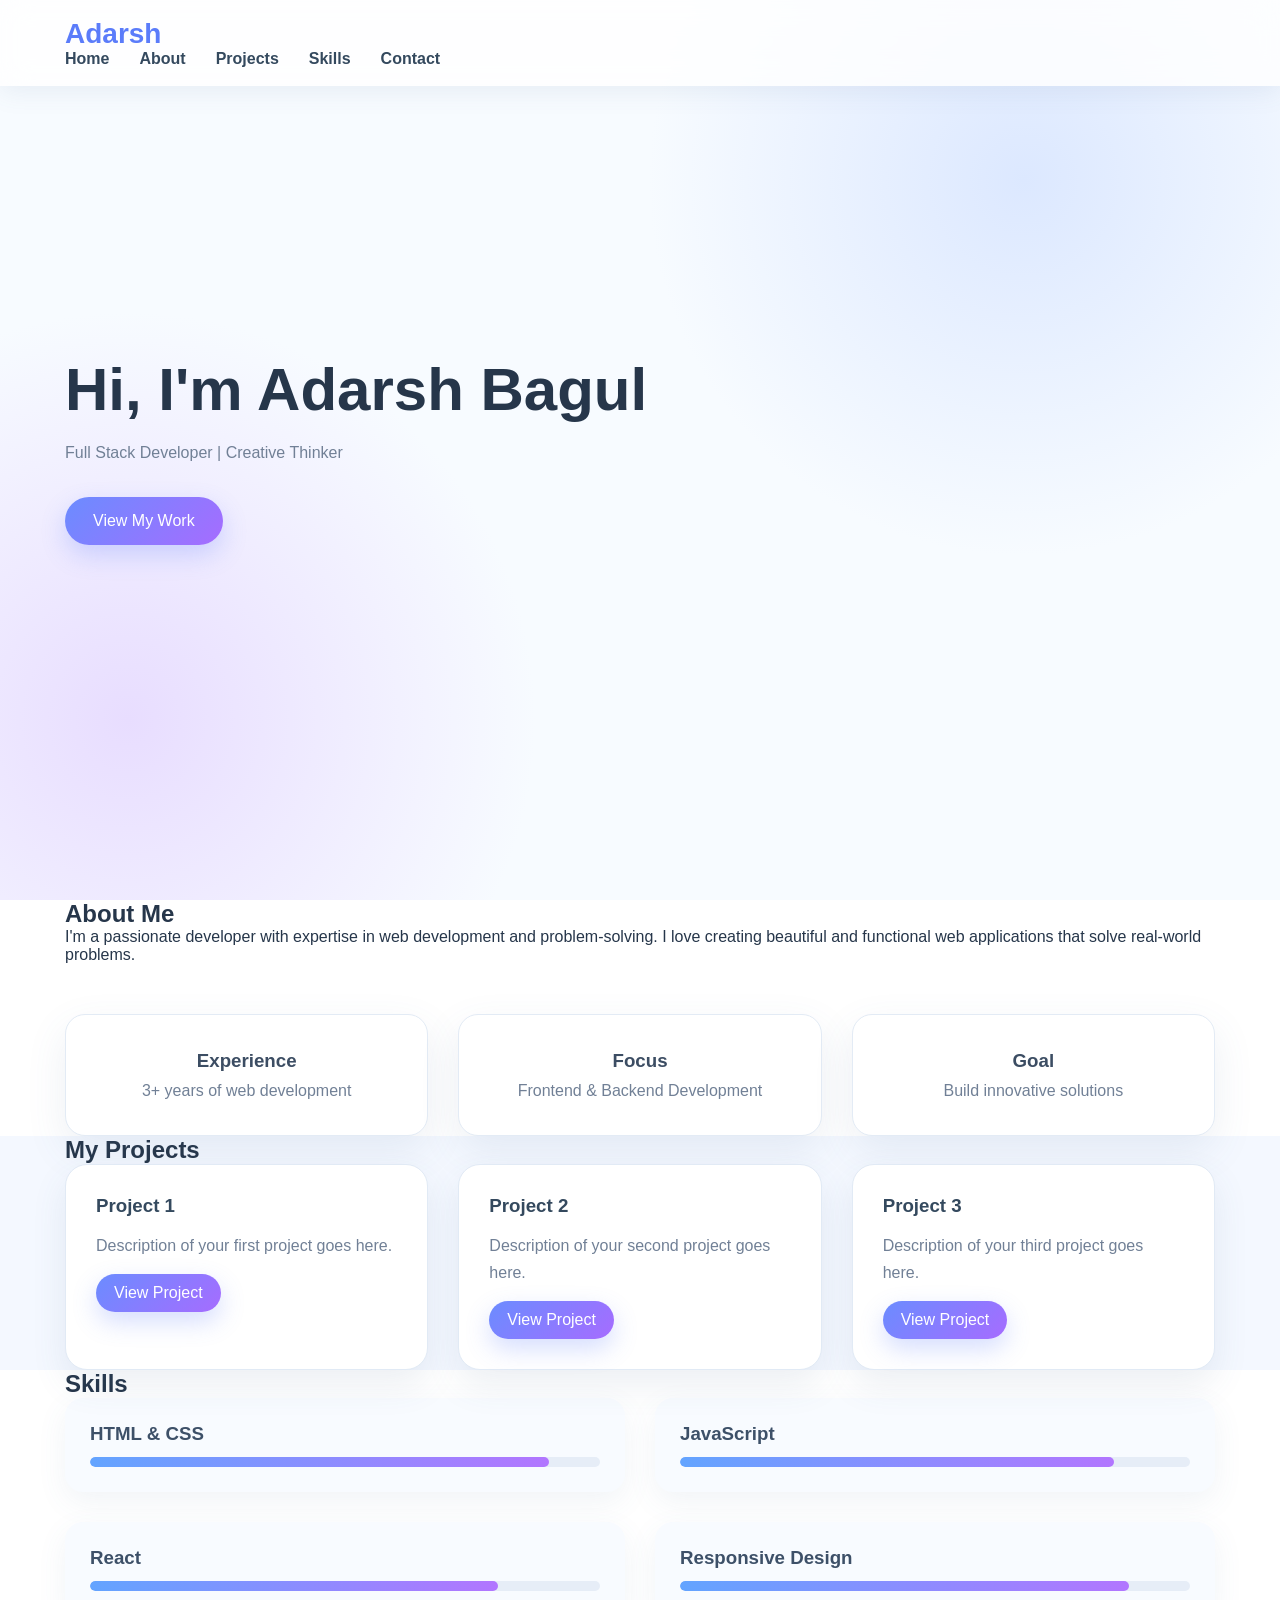
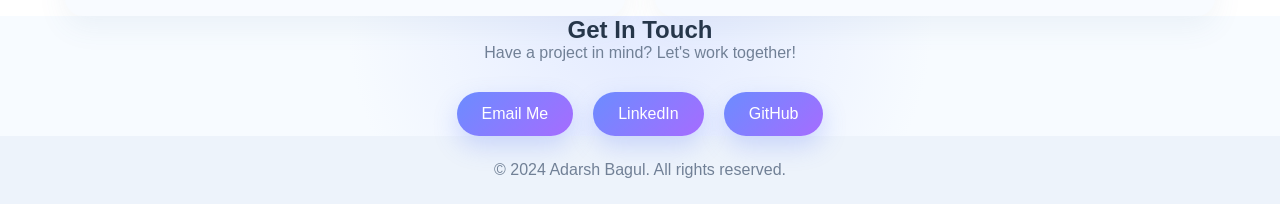
<file: index.html>
<!DOCTYPE html>
<html lang="en">
<head>
    <meta charset="UTF-8">
    <meta name="viewport" content="width=device-width, initial-scale=1.0">
    <title>Adarsh Bagul - Portfolio</title>
    <link rel="stylesheet" href="styles.css">
</head>
<body>
    <!-- Navigation Bar -->
    <nav class="navbar">
        <div class="container">
            <div class="logo">Adarsh</div>
            <ul class="nav-links">
                <li><a href="#home">Home</a></li>
                <li><a href="#about">About</a></li>
                <li><a href="#projects">Projects</a></li>
                <li><a href="#skills">Skills</a></li>
                <li><a href="#contact">Contact</a></li>
            </ul>
        </div>
    </nav>

    <!-- Hero Section -->
    <section id="home" class="hero">
        <div class="container">
            <h1>Hi, I'm Adarsh Bagul</h1>
            <p class="subtitle">Full Stack Developer | Creative Thinker</p>
            <a href="#projects" class="btn">View My Work</a>
        </div>
    </section>

    <!-- About Section -->
    <section id="about" class="about">
        <div class="container">
            <h2>About Me</h2>
            <p>
                I'm a passionate developer with expertise in web development and problem-solving. 
                I love creating beautiful and functional web applications that solve real-world problems.
            </p>
            <div class="about-content">
                <div class="about-item">
                    <h3>Experience</h3>
                    <p>3+ years of web development</p>
                </div>
                <div class="about-item">
                    <h3>Focus</h3>
                    <p>Frontend & Backend Development</p>
                </div>
                <div class="about-item">
                    <h3>Goal</h3>
                    <p>Build innovative solutions</p>
                </div>
            </div>
        </div>
    </section>

    <!-- Projects Section -->
    <section id="projects" class="projects">
        <div class="container">
            <h2>My Projects</h2>
            <div class="projects-grid">
                <div class="project-card">
                    <h3>Project 1</h3>
                    <p>Description of your first project goes here.</p>
                    <a href="#" class="btn-small">View Project</a>
                </div>
                <div class="project-card">
                    <h3>Project 2</h3>
                    <p>Description of your second project goes here.</p>
                    <a href="#" class="btn-small">View Project</a>
                </div>
                <div class="project-card">
                    <h3>Project 3</h3>
                    <p>Description of your third project goes here.</p>
                    <a href="#" class="btn-small">View Project</a>
                </div>
            </div>
        </div>
    </section>

    <!-- Skills Section -->
    <section id="skills" class="skills">
        <div class="container">
            <h2>Skills</h2>
            <div class="skills-grid">
                <div class="skill-item">
                    <h3>HTML & CSS</h3>
                    <div class="progress-bar">
                        <div class="progress" style="width: 90%"></div>
                    </div>
                </div>
                <div class="skill-item">
                    <h3>JavaScript</h3>
                    <div class="progress-bar">
                        <div class="progress" style="width: 85%"></div>
                    </div>
                </div>
                <div class="skill-item">
                    <h3>React</h3>
                    <div class="progress-bar">
                        <div class="progress" style="width: 80%"></div>
                    </div>
                </div>
                <div class="skill-item">
                    <h3>Responsive Design</h3>
                    <div class="progress-bar">
                        <div class="progress" style="width: 88%"></div>
                    </div>
                </div>
            </div>
        </div>
    </section>

    <!-- Contact Section -->
    <section id="contact" class="contact">
        <div class="container">
            <h2>Get In Touch</h2>
            <p>Have a project in mind? Let's work together!</p>
            <div class="contact-links">
                <a href="mailto:your-email@example.com" class="contact-btn">Email Me</a>
                <a href="https://linkedin.com" class="contact-btn">LinkedIn</a>
                <a href="https://github.com/adarshbagul" class="contact-btn">GitHub</a>
            </div>
        </div>
    </section>

    <!-- Footer -->
    <footer class="footer">
        <div class="container">
            <p>&copy; 2024 Adarsh Bagul. All rights reserved.</p>
        </div>
    </footer>
</body>
</html>
</file>
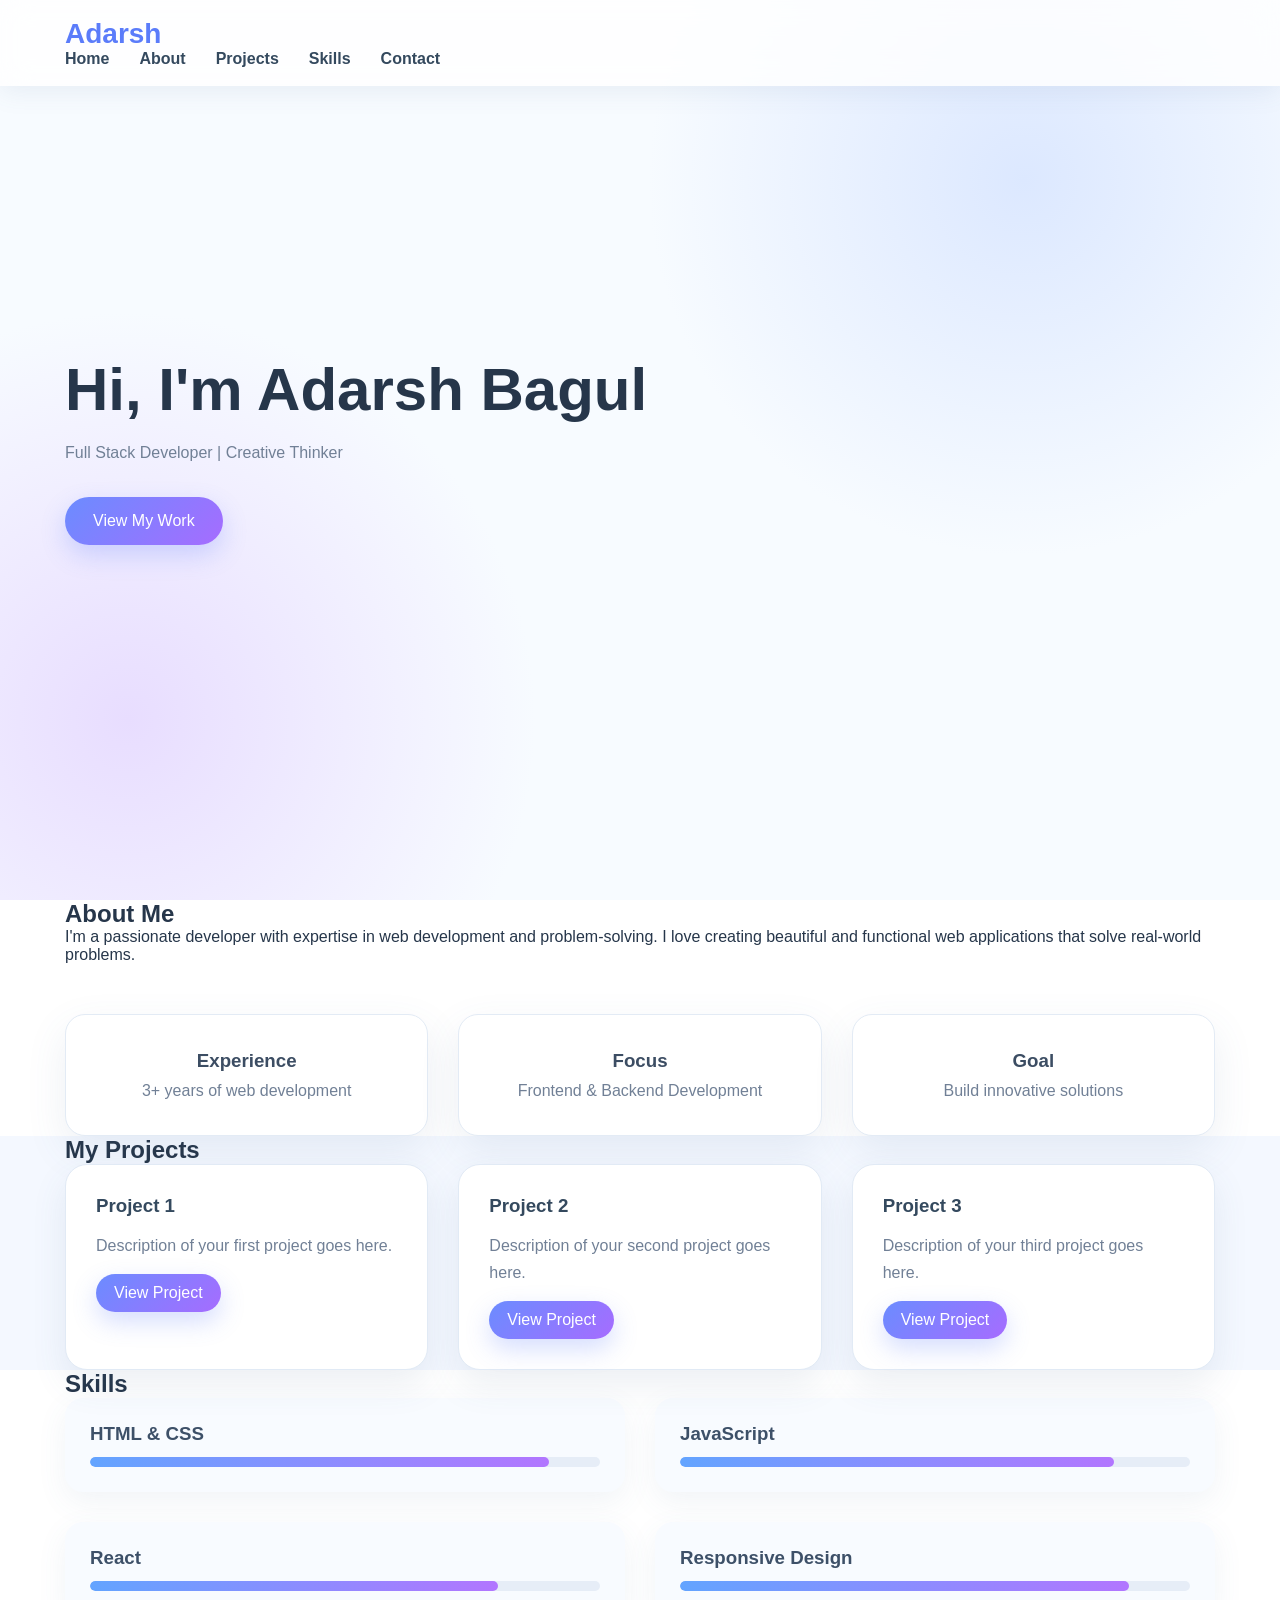
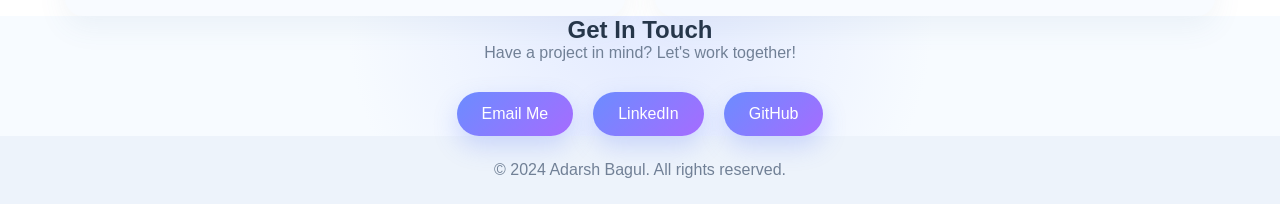
<file: indexxx.html>
<!DOCTYPE html>
<html lang="en">
<head>
    <meta charset="UTF-8">
    <meta name="viewport" content="width=device-width, initial-scale=1.0">
    <title>Adarsh Bagul - Portfolio</title>
    <link rel="stylesheet" href="styles.css">
</head>
<body>
    <!-- Navigation Bar -->
    <nav class="navbar">
        <div class="container">
            <div class="logo">Adarsh</div>
            <ul class="nav-links">
                <li><a href="#home">Home</a></li>
                <li><a href="#about">About</a></li>
                <li><a href="#projects">Projects</a></li>
                <li><a href="#skills">Skills</a></li>
                <li><a href="#contact">Contact</a></li>
            </ul>
        </div>
    </nav>

    <!-- Hero Section -->
    <section id="home" class="hero">
        <div class="container">
            <h1>Hi, I'm Adarsh Bagul</h1>
            <p class="subtitle">Full Stack Developer | Creative Thinker</p>
            <a href="#projects" class="btn">View My Work</a>
        </div>
    </section>

    <!-- About Section -->
    <section id="about" class="about">
        <div class="container">
            <h2>About Me</h2>
            <p>
                I'm a passionate developer with expertise in web development and problem-solving. 
                I love creating beautiful and functional web applications that solve real-world problems.
            </p>
            <div class="about-content">
                <div class="about-item">
                    <h3>Experience</h3>
                    <p>3+ years of web development</p>
                </div>
                <div class="about-item">
                    <h3>Focus</h3>
                    <p>Frontend & Backend Development</p>
                </div>
                <div class="about-item">
                    <h3>Goal</h3>
                    <p>Build innovative solutions</p>
                </div>
            </div>
        </div>
    </section>

    <!-- Projects Section -->
    <section id="projects" class="projects">
        <div class="container">
            <h2>My Projects</h2>
            <div class="projects-grid">
                <div class="project-card">
                    <h3>Project 1</h3>
                    <p>Description of your first project goes here.</p>
                    <a href="#" class="btn-small">View Project</a>
                </div>
                <div class="project-card">
                    <h3>Project 2</h3>
                    <p>Description of your second project goes here.</p>
                    <a href="#" class="btn-small">View Project</a>
                </div>
                <div class="project-card">
                    <h3>Project 3</h3>
                    <p>Description of your third project goes here.</p>
                    <a href="#" class="btn-small">View Project</a>
                </div>
            </div>
        </div>
    </section>

    <!-- Skills Section -->
    <section id="skills" class="skills">
        <div class="container">
            <h2>Skills</h2>
            <div class="skills-grid">
                <div class="skill-item">
                    <h3>HTML & CSS</h3>
                    <div class="progress-bar">
                        <div class="progress" style="width: 90%"></div>
                    </div>
                </div>
                <div class="skill-item">
                    <h3>JavaScript</h3>
                    <div class="progress-bar">
                        <div class="progress" style="width: 85%"></div>
                    </div>
                </div>
                <div class="skill-item">
                    <h3>React</h3>
                    <div class="progress-bar">
                        <div class="progress" style="width: 80%"></div>
                    </div>
                </div>
                <div class="skill-item">
                    <h3>Responsive Design</h3>
                    <div class="progress-bar">
                        <div class="progress" style="width: 88%"></div>
                    </div>
                </div>
            </div>
        </div>
    </section>

    <!-- Contact Section -->
    <section id="contact" class="contact">
        <div class="container">
            <h2>Get In Touch</h2>
            <p>Have a project in mind? Let's work together!</p>
            <div class="contact-links">
                <a href="mailto:your-email@example.com" class="contact-btn">Email Me</a>
                <a href="https://linkedin.com" class="contact-btn">LinkedIn</a>
                <a href="https://github.com/adarshbagul" class="contact-btn">GitHub</a>
            </div>
        </div>
    </section>

    <!-- Footer -->
    <footer class="footer">
        <div class="container">
            <p>&copy; 2024 Adarsh Bagul. All rights reserved.</p>
        </div>
    </footer>
</body>
</html>
</file>
<file: styles.css>
/* =========================
   GLOBAL
========================= */

* {
    margin: 0;
    padding: 0;
    box-sizing: border-box;
}

html {
    scroll-behavior: smooth;
}

body {
    font-family: Arial, sans-serif;
    background: #f7fbff;
    color: #26364a;
    overflow-x: hidden;
}

.container {
    width: 90%;
    max-width: 1150px;
    margin: auto;
}

.section {
    padding: 100px 0;
}

.section-title {
    text-align: center;
    font-size: 42px;
    margin-bottom: 45px;
    color: #243b53;
}

.section-title span {
    color: #5b7cfa;
}


/* =========================
   NAVBAR
========================= */

.navbar {
    position: fixed;
    top: 0;
    width: 100%;
    padding: 18px 0;
    background: rgba(255, 255, 255, 0.8);
    backdrop-filter: blur(15px);
    box-shadow: 0 5px 25px rgba(80, 110, 150, 0.1);
    z-index: 1000;
}

.nav-container {
    display: flex;
    justify-content: space-between;
    align-items: center;
}

.logo {
    font-size: 28px;
    font-weight: bold;
    color: #5b7cfa;
}

.nav-links {
    display: flex;
    list-style: none;
    gap: 30px;
}

.nav-links a {
    text-decoration: none;
    color: #34495e;
    font-weight: 600;
    transition: 0.3s;
}

.nav-links a:hover {
    color: #5b7cfa;
}


/* =========================
   HERO
========================= */

.hero {
    min-height: 100vh;
    display: flex;
    align-items: center;
    background:
        radial-gradient(circle at 80% 20%, #dce8ff, transparent 30%),
        radial-gradient(circle at 10% 80%, #e8ddff, transparent 30%),
        #f7fbff;
}

.hero-content {
    display: flex;
    align-items: center;
    justify-content: space-between;
    gap: 60px;
}

.hero-text {
    max-width: 600px;
    animation: slideIn 1s ease;
}

.hello {
    color: #6b7cff;
    font-size: 20px;
    margin-bottom: 15px;
}

.hero h1 {
    font-size: 60px;
    color: #26364a;
    margin-bottom: 15px;
}

.hero h1 span {
    background: linear-gradient(90deg, #5b7cfa, #a66cff);
    -webkit-background-clip: text;
    color: transparent;
}

.hero h2 {
    font-size: 22px;
    font-weight: 500;
    color: #64748b;
    margin-bottom: 20px;
}

.hero p {
    color: #718096;
    line-height: 1.8;
    margin-bottom: 30px;
}


/* =========================
   BUTTON
========================= */

.btn,
.btn-small,
.contact-btn {
    display: inline-block;
    text-decoration: none;
    color: white;
    background: linear-gradient(135deg, #6b8cff, #a66cff);
    border-radius: 30px;
    box-shadow: 0 10px 25px rgba(91, 124, 250, 0.25);
    transition: 0.4s;
}

.btn {
    padding: 15px 28px;
}

.btn-small {
    padding: 10px 18px;
    margin-top: 15px;
}

.btn:hover,
.btn-small:hover,
.contact-btn:hover {
    transform: translateY(-6px) scale(1.04);
    box-shadow: 0 18px 35px rgba(91, 124, 250, 0.35);
}


/* =========================
   3D CUBE
========================= */

.hero-3d {
    width: 300px;
    height: 300px;
    perspective: 1000px;
    display: flex;
    justify-content: center;
    align-items: center;
}

.cube {
    width: 160px;
    height: 160px;
    position: relative;
    transform-style: preserve-3d;
    animation: rotateCube 12s infinite linear;
}

.cube-face {
    position: absolute;
    width: 160px;
    height: 160px;
    display: flex;
    align-items: center;
    justify-content: center;
    font-size: 25px;
    font-weight: bold;
    color: white;
    border: 2px solid rgba(255,255,255,0.8);
    background: linear-gradient(135deg, #74a7ff, #c28cff);
    box-shadow: 0 0 30px rgba(110, 140, 255, 0.25);
}

.front  { transform: translateZ(80px); }
.back   { transform: rotateY(180deg) translateZ(80px); }
.right  { transform: rotateY(90deg) translateZ(80px); }
.left   { transform: rotateY(-90deg) translateZ(80px); }
.top    { transform: rotateX(90deg) translateZ(80px); }
.bottom { transform: rotateX(-90deg) translateZ(80px); }

@keyframes rotateCube {
    from {
        transform: rotateX(0deg) rotateY(0deg);
    }

    to {
        transform: rotateX(360deg) rotateY(360deg);
    }
}


/* =========================
   ABOUT
========================= */

.about {
    background: white;
}

.about-text {
    max-width: 800px;
    margin: auto;
    text-align: center;
    color: #718096;
    line-height: 1.8;
}

.about-content {
    display: grid;
    grid-template-columns: repeat(3, 1fr);
    gap: 30px;
    margin-top: 50px;
}

.about-item {
    padding: 35px;
    text-align: center;
    background: #ffffff;
    border-radius: 20px;
    border: 1px solid #e3ebf5;
    box-shadow: 0 15px 40px rgba(80, 110, 150, 0.1);
    transition: 0.5s;
    transform-style: preserve-3d;
}

.about-item:hover {
    transform: perspective(800px) rotateX(8deg) rotateY(-8deg) translateY(-12px);
    box-shadow: 0 25px 50px rgba(80, 110, 150, 0.18);
}

.icon {
    font-size: 40px;
    margin-bottom: 15px;
}

.about-item h3 {
    margin-bottom: 10px;
    color: #3c4d63;
}

.about-item p {
    color: #718096;
}


/* =========================
   PROJECTS
========================= */

.projects {
    background: #f4f8ff;
}

.projects-grid {
    display: grid;
    grid-template-columns: repeat(3, 1fr);
    gap: 30px;
}

.project-card {
    background: white;
    padding: 30px;
    border-radius: 22px;
    border: 1px solid #e1eaf5;
    box-shadow: 0 15px 35px rgba(70, 100, 140, 0.1);
    transition: 0.5s;
    transform-style: preserve-3d;
}

.project-card:hover {
    transform: perspective(900px) rotateX(7deg) rotateY(-7deg) translateY(-15px);
    box-shadow: 0 30px 55px rgba(70, 100, 140, 0.2);
}

.project-icon {
    font-size: 45px;
    margin-bottom: 20px;
}

.project-card h3 {
    color: #34495e;
    margin-bottom: 15px;
}

.project-card p {
    color: #718096;
    line-height: 1.7;
}


/* =========================
   SKILLS
========================= */

.skills {
    background: white;
}

.skills-grid {
    display: grid;
    grid-template-columns: repeat(2, 1fr);
    gap: 30px;
}

.skill-item {
    padding: 25px;
    background: #f8fbff;
    border-radius: 18px;
    box-shadow: 0 10px 30px rgba(80, 110, 150, 0.08);
}

.skill-item h3 {
    margin-bottom: 12px;
    color: #3d5068;
}

.skill-item span {
    display: block;
    text-align: right;
    margin-top: 8px;
    color: #637eff;
    font-weight: bold;
}

.progress-bar {
    height: 10px;
    background: #e6edf7;
    border-radius: 20px;
    overflow: hidden;
}

.progress {
    height: 100%;
    border-radius: 20px;
    background: linear-gradient(90deg, #63a4ff, #b276ff);
    animation: progressAnimation 2s ease;
}

@keyframes progressAnimation {
    from {
        width: 0;
    }
}


/* =========================
   CONTACT
========================= */

.contact {
    text-align: center;
    background:
        radial-gradient(circle at 50% 0%, #e3eaff, transparent 45%),
        #f7fbff;
}

.contact p {
    color: #718096;
    margin-bottom: 30px;
}

.contact-links {
    display: flex;
    justify-content: center;
    gap: 20px;
    flex-wrap: wrap;
}

.contact-btn {
    padding: 13px 25px;
}


/* =========================
   FOOTER
========================= */

footer {
    padding: 25px;
    text-align: center;
    background: #edf3fb;
    color: #718096;
}


/* =========================
   FLOATING 3D SHAPES
========================= */

.shape {
    position: fixed;
    z-index: -1;
    opacity: 0.5;
    pointer-events: none;
}

.shape1 {
    width: 70px;
    height: 70px;
    border-radius: 20px;
    background: #b9d4ff;
    top: 25%;
    left: 5%;
    transform: rotate(45deg);
    animation: float 5s ease-in-out infinite;
}

.shape2 {
    width: 50px;
    height: 50px;
    border-radius: 50%;
    background: #d7baff;
    top: 60%;
    right: 8%;
    animation: float 6s ease-in-out infinite reverse;
}

.shape3 {
    width: 45px;
    height: 45px;
    background: #aee8e8;
    top: 75%;
    left: 15%;
    transform: rotate(30deg);
    animation: float 7s ease-in-out infinite;
}

@keyframes float {
    0%, 100% {
        transform: translateY(0) rotate(0deg);
    }

    50% {
        transform: translateY(-35px) rotate(180deg);
    }
}


/* =========================
   ANIMATION
========================= */

@keyframes slideIn {
    from {
        opacity: 0;
        transform: translateX(-60px);
    }

    to {
        opacity: 1;
        transform: translateX(0);
    }
}


/* =========================
   RESPONSIVE
========================= */

@media (max-width: 800px) {

    .nav-links {
        gap: 12px;
        font-size: 14px;
    }

    .hero-content {
        flex-direction: column;
        text-align: center;
        padding-top: 100px;
    }

    .hero h1 {
        font-size: 42px;
    }

    .hero-3d {
        margin-top: 20px;
    }

    .about-content,
    .projects-grid,
    .skills-grid {
        grid-template-columns: 1fr;
    }

    .section-title {
        font-size: 34px;
    }
}

@media (max-width: 500px) {

    .nav-links {
        display: none;
    }

    .hero h1 {
        font-size: 36px;
    }

    .hero h2 {
        font-size: 18px;
    }

    .cube,
    .cube-face {
        width: 120px;
        height: 120px;
    }

    .front  { transform: translateZ(60px); }
    .back   { transform: rotateY(180deg) translateZ(60px); }
    .right  { transform: rotateY(90deg) translateZ(60px); }
    .left   { transform: rotateY(-90deg) translateZ(60px); }
    .top    { transform: rotateX(90deg) translateZ(60px); }
    .bottom { transform: rotateX(-90deg) translateZ(60px); }
}
</file>
